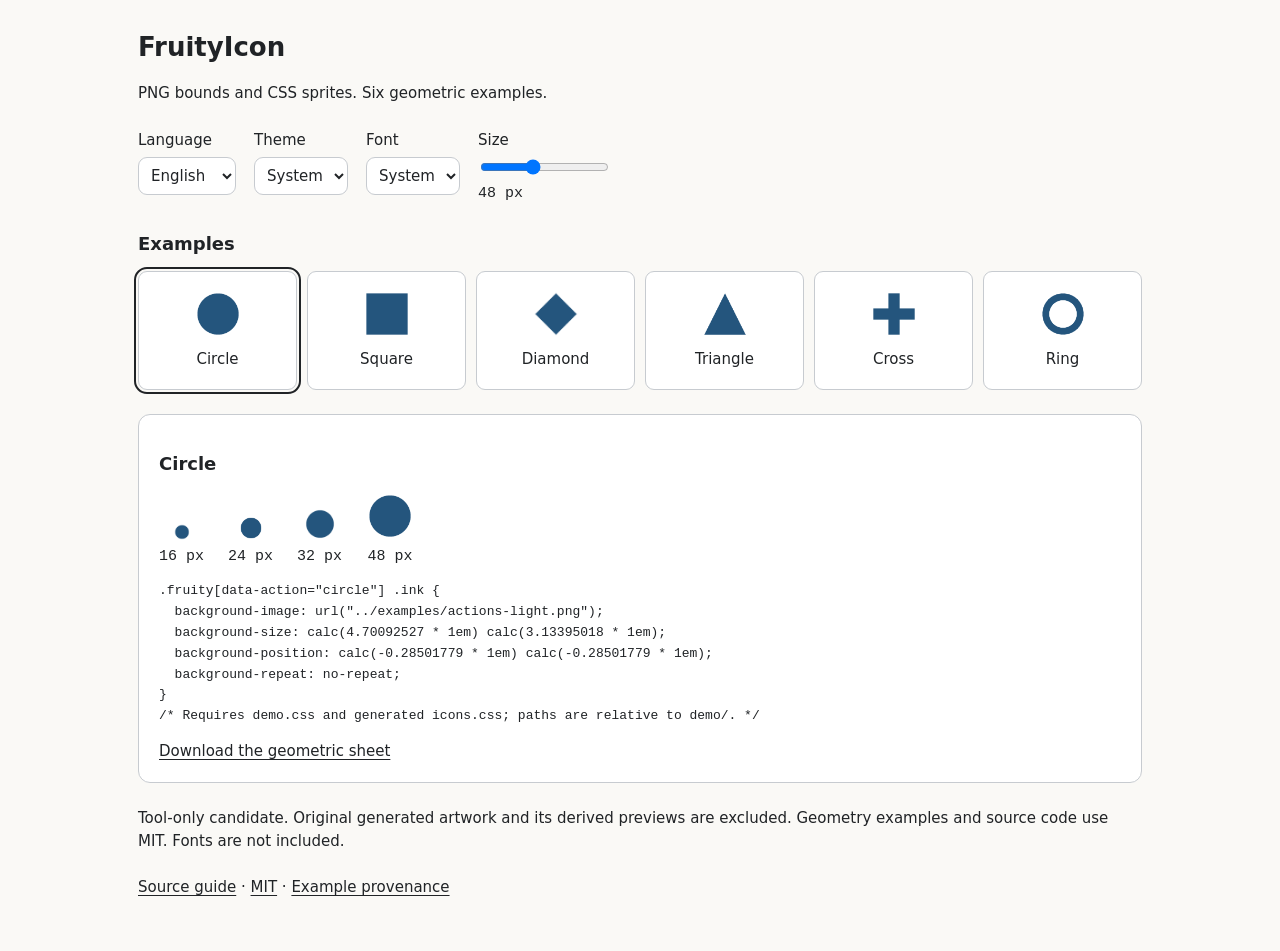
<file: demo/index.html>
<!doctype html>
<html lang="en" data-theme="system">
  <head>
    <meta charset="utf-8">
    <meta name="viewport" content="width=device-width,initial-scale=1">
    <title>FruityIcon · Geometry tools</title>
    <link rel="stylesheet" href="icons.css">
    <link rel="stylesheet" href="demo.css">
    <script defer src="app.js"></script>
  </head>
  <body>
    <header>
      <h1>FruityIcon</h1>
      <p data-text="intro"></p>
    </header>
    <main>
      <section id="controls" class="controls"
        aria-label="Preferences"><label><span data-text="language"></span><select id="language"><option value="en">English</option><option value="zh-Hant">繁體中文</option><option value="zh-Hans">简体中文</option><option value="ja">日本語</option><option value="ko">한국어</option><option value="es">Español</option></select></label><label><span data-text="theme"></span><select id="theme"><option value="system" data-text="system"></option><option value="light" data-text="light"></option><option value="dark" data-text="dark"></option></select></label><label><span data-text="font"></span><select id="font"><option value="system" data-text="systemFont"></option><option value="pixel" data-text="pixel"></option></select><input id="font-file" type="file" accept=".woff2,.woff,.ttf,.otf" aria-label="Font file"><span id="font-status" role="status"></span></label><label><span data-text="size"></span><input id="size" type="range" min="16" max="96" value="48"><output id="size-value">48 px</output></label></section>
      <p id="storage" role="status"></p>
      <section>
        <h2 data-text="examples"></h2>
        <div id="samples" class="samples"></div>
      </section>
      <section
        class="inspector"><h2 id="selected"></h2><div class="scales" id="scales"></div><pre id="recipe"></pre><a href="../examples/actions-light.png" id="download" download data-text="download"></a></section>
      <p data-text="scope"></p>
    </main>
    <footer><a href="../README.md" data-text="guide"></a> · <a href="../LICENSE">MIT</a> · <a href="../examples/provenance.json" data-text="provenance"></a></footer>
  </body>
</html>
</file>
<file: demo/icons.css>
/* Generated by scripts/measure-icons.py. PNG pixels are unchanged. */
.fruity[data-action="circle"] {
  --sprite-w: 4.70092527;
  --sprite-h: 3.13395018;
  --sprite-x: -0.28501779;
  --sprite-y: -0.28501779;
  --col: 0.00000000;
  --row: 0.00000000;
  --clip-top: 0.00000000;
  --clip-right: 0.00000000;
  --clip-bottom: 0.00000000;
  --clip-left: 0.00000000;
}
.fruity[data-action="square"] {
  --sprite-w: 5.06114943;
  --sprite-h: 3.37409962;
  --sprite-x: -2.03222222;
  --sprite-y: -0.34517241;
  --col: 1.00000000;
  --row: 0.00000000;
  --clip-top: 0.00000000;
  --clip-right: 0.00000000;
  --clip-bottom: 0.00000000;
  --clip-left: 0.00000000;
}
.fruity[data-action="diamond"] {
  --sprite-w: 3.65916898;
  --sprite-h: 2.43944598;
  --sprite-x: -2.55049861;
  --sprite-y: -0.11105263;
  --col: 2.00000000;
  --row: 0.00000000;
  --clip-top: 0.00000000;
  --clip-right: 0.00000000;
  --clip-bottom: 0.00000000;
  --clip-left: 0.00000000;
}
.fruity[data-action="triangle"] {
  --sprite-w: 4.53938144;
  --sprite-h: 3.02625430;
  --sprite-x: -0.25804124;
  --sprite-y: -1.77116838;
  --col: 0.00000000;
  --row: 1.00000000;
  --clip-top: 0.00000000;
  --clip-right: 0.00000000;
  --clip-bottom: 0.00000000;
  --clip-left: 0.00000000;
}
.fruity[data-action="cross"] {
  --sprite-w: 4.24745981;
  --sprite-h: 2.83163987;
  --sprite-x: -1.62511254;
  --sprite-y: -1.62511254;
  --col: 1.00000000;
  --row: 1.00000000;
  --clip-top: 0.00000000;
  --clip-right: 0.00000000;
  --clip-bottom: 0.00000000;
  --clip-left: 0.00000000;
}
.fruity[data-action="ring"] {
  --sprite-w: 4.38857143;
  --sprite-h: 2.92571429;
  --sprite-x: -3.15857143;
  --sprite-y: -1.69571429;
  --col: 2.00000000;
  --row: 1.00000000;
  --clip-top: 0.00000000;
  --clip-right: 0.00000000;
  --clip-bottom: 0.00000000;
  --clip-left: 0.00000000;
}
</file>
<file: demo/demo.css>
:root {
  font: 15px/1.5 system-ui,sans-serif;
  color-scheme: light dark;
  --paper: #faf9f6;
  --card: #fff;
  --ink: #202326;
  --line: #c7cbd0;
  --sheet: url("../examples/actions-light.png");
  background: var(--paper);
  color: var(--ink);
}
:root[data-theme="dark"] {
  --paper: #15181a;
  --card: #202528;
  --ink: #edf1f3;
  --line: #5c666d;
  --sheet: url("../examples/actions-dark.png");
  color-scheme: dark;
}
:root[data-theme="light"] {
  color-scheme: light;
}
@media (prefers-color-scheme:dark) {
  :root[data-theme="system"] {
    --paper: #15181a;
    --card: #202528;
    --ink: #edf1f3;
    --line: #5c666d;
    --sheet: url("../examples/actions-dark.png");
  }
}
* {
  box-sizing: border-box;
}
body {
  max-width: 1060px;
  margin: auto;
  padding: 28px;
}
h1 {
  font-size: 26px;
  margin: 0;
}
h2 {
  font-size: 18px;
}
header p,
footer {
  color: var(--ink);
}
section {
  margin: 24px 0;
}
.controls {
  display: flex;
  gap: 18px;
  flex-wrap: wrap;
}
.controls label {
  display: flex;
  gap: 6px;
  flex-direction: column;
}
select,
button {
  font: inherit;
  color: inherit;
  background: var(--card);
  border: 1px solid var(--line);
  border-radius: 9px;
  padding: 8px;
}
a {
  color: inherit;
  text-underline-offset: 3px;
}
.samples {
  display: grid;
  grid-template-columns: repeat(6,minmax(0,1fr));
  gap: 10px;
}
.samples button {
  min-width: 0;
  display: flex;
  align-items: center;
  gap: 10px;
  flex-direction: column;
  padding: 18px 5px;
  cursor: pointer;
}
.samples button[aria-pressed="true"] {
  outline: 2px solid var(--ink);
  outline-offset: 2px;
}
.samples button:focus-visible,
a:focus-visible,
select:focus-visible {
  outline: 3px solid #477bb3;
  outline-offset: 3px;
}
.fruity {
  display: inline-block;
  position: relative;
  overflow: hidden;
  width: 1em;
  height: 1em;
  font-size: var(--size,48px);
  flex: none;
}
.ink {
  display: block;
  position: absolute;
  inset: 0;
  background-image: var(--sheet);
  background-size: calc(var(--sprite-w)*1em) calc(var(--sprite-h)*1em);
  background-position: calc(var(--sprite-x)*1em) calc(var(--sprite-y)*1em);
  background-repeat: no-repeat;
  clip-path: inset(calc(var(--clip-top)*1em) calc(var(--clip-right)*1em)
    calc(var(--clip-bottom)*1em) calc(var(--clip-left)*1em));
}
.inspector {
  padding: 20px;
  background: var(--card);
  border: 1px solid var(--line);
  border-radius: 12px;
}
.scales {
  display: flex;
  flex-wrap: wrap;
  align-items: end;
  gap: 24px;
}
.scale {
  display: flex;
  align-items: center;
  gap: 6px;
  flex-direction: column;
}
pre {
  font: 13px/1.6 ui-monospace,monospace;
  white-space: pre-wrap;
  overflow-wrap: anywhere;
}
code,
output {
  font-family: ui-monospace,monospace;
}
:root[data-font="pixel"] body,
:root[data-font="pixel"] select,
:root[data-font="pixel"] button {
  font-family: "Fruity Pixel",system-ui,sans-serif;
}
footer {
  margin: 24px 0;
}
@media (max-width:650px) {
  body {
    padding: 18px;
  }
  .samples {
    grid-template-columns: repeat(3,minmax(0,1fr));
  }
  .controls {
    gap: 12px;
  }
  .controls label {
    flex: 1 1 40%;
  }
  .inspector {
    padding: 16px;
  }
}
</file>
